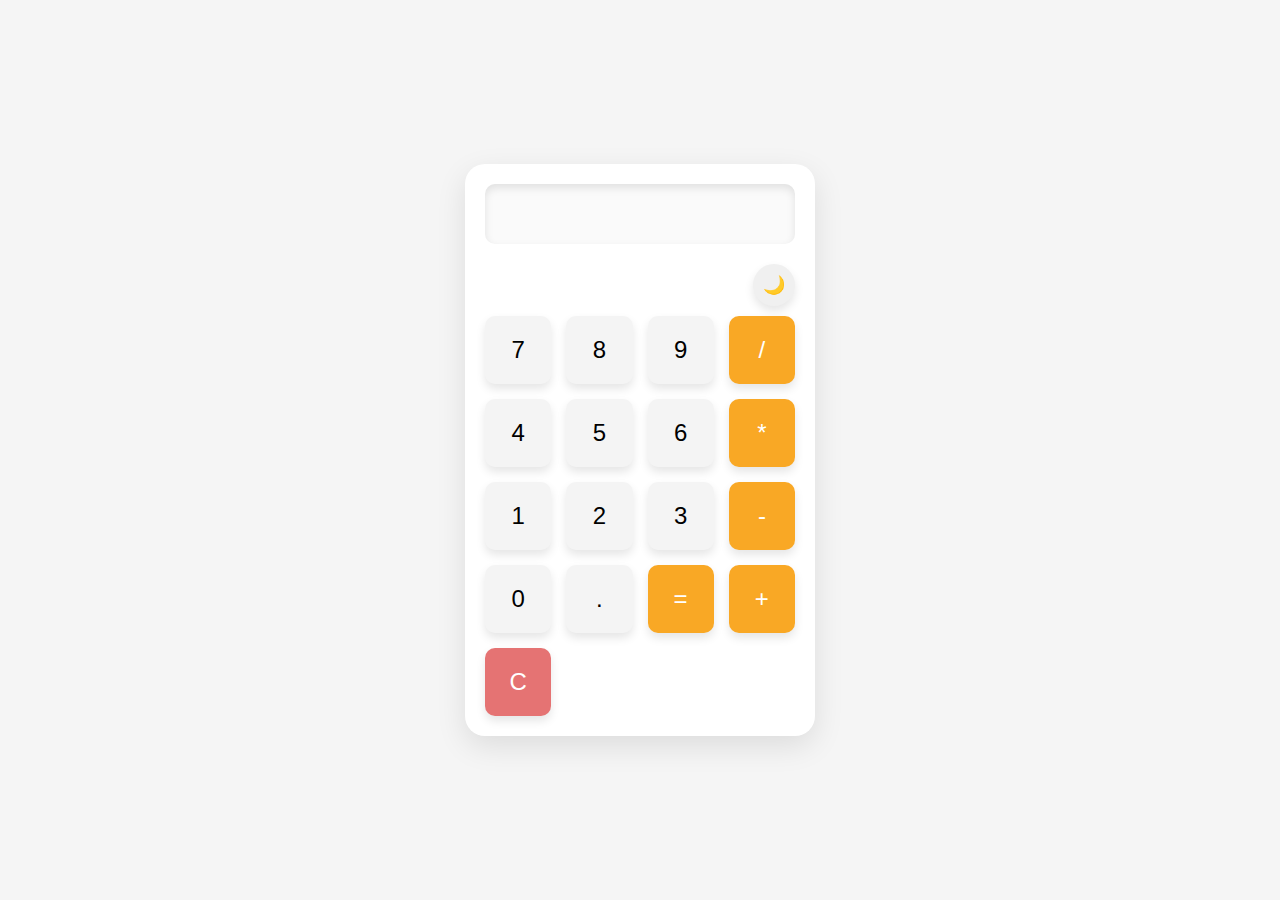
<file: Task3/Calculator.html>
<!DOCTYPE html>
<html lang="en">
<head>
    <meta charset="UTF-8">
    <meta name="viewport" content="width=device-width, initial-scale=1.0">
    <title>Calculator</title>
    <link rel="stylesheet" href="styles.css">
</head>
<body>
    <div class="calculator">
        <input type="text" id="display" class="display" disabled />
        <div class="theme-toggle">
            <button id="theme-switch" class="btn">🌙</button>
        </div>
        <div class="buttons">
            <button class="btn" data-value="7">7</button>
            <button class="btn" data-value="8">8</button>
            <button class="btn" data-value="9">9</button>
            <button class="btn operator" data-value="/">/</button>

            <button class="btn" data-value="4">4</button>
            <button class="btn" data-value="5">5</button>
            <button class="btn" data-value="6">6</button>
            <button class="btn operator" data-value="*">*</button>

            <button class="btn" data-value="1">1</button>
            <button class="btn" data-value="2">2</button>
            <button class="btn" data-value="3">3</button>
            <button class="btn operator" data-value="-">-</button>

            <button class="btn" data-value="0">0</button>
            <button class="btn" data-value=".">.</button>
            <button class="btn operator" id="equals">=</button>
            <button class="btn operator" data-value="+">+</button>

            <button class="btn" id="clear">C</button>
        </div>
    </div>

    <script src="script.js"></script>
</body>
</html>
</file>
<file: Task3/styles.css>
* {
    margin: 0;
    padding: 0;
    box-sizing: border-box;
}

body {
    font-family: 'Roboto', sans-serif;
    display: flex;
    justify-content: center;
    align-items: center;
    height: 100vh;
    background-color: #f5f5f5; /* Beige background in light mode */
    transition: background-color 0.3s ease;
}

body.light-mode {
    background-color: #f5f5dc; /* Beige color for light mode */
}

.calculator {
    background-color: #ffffff;
    border-radius: 20px;
    box-shadow: 0 10px 30px rgba(0, 0, 0, 0.1);
    width: 350px;
    padding: 20px;
    transition: background-color 0.3s ease;
}

.display {
    width: 100%;
    height: 60px;
    font-size: 30px;
    text-align: right;
    padding: 15px;
    margin-bottom: 20px;
    border: none;
    border-radius: 10px;
    background-color: #fafafa;
    color: #333;
    box-shadow: inset 0 4px 8px rgba(0, 0, 0, 0.1);
    transition: background-color 0.3s ease;
}

.buttons {
    display: grid;
    grid-template-columns: repeat(4, 1fr);
    gap: 15px;
}

button {
    padding: 20px;
    font-size: 24px;
    background-color: #f4f4f4;
    border: none;
    border-radius: 10px;
    cursor: pointer;
    transition: all 0.3s ease, transform 0.1s ease;
    box-shadow: 0 5px 10px rgba(0, 0, 0, 0.1);
}

button:hover {
    background-color: #e0e0e0;
    box-shadow: 0 8px 15px rgba(0, 0, 0, 0.1);
}

button:active {
    background-color: #ccc;
    box-shadow: 0 4px 8px rgba(0, 0, 0, 0.1);
    transform: scale(0.95);
}

.operator {
    background-color: #f9a825;
    color: white;
}

.operator:hover {
    background-color: #f57f17;
}

.operator:active {
    background-color: #e65100;
}

#clear {
    background-color: #e57373;
    color: white;
}

#clear:hover {
    background-color: #d32f2f;
}

#clear:active {
    background-color: #c62828;
}

button:focus {
    outline: none;
}

/* Dark mode styles */
body.dark-mode {
    background-color: #333;
}

.calculator.dark-mode {
    background-color: #444;
}

.display.dark-mode {
    background-color: #222;
    color: #fff;
}

button.dark-mode {
    background-color: #555;
    color: #fff;
}

button.dark-mode:hover {
    background-color: #666;
}

button.dark-mode:active {
    background-color: #777;
}

/* Theme switch button */
.theme-toggle {
    display: flex;
    justify-content: flex-end;
    margin-bottom: 10px;
}

.theme-toggle .btn {
    background-color: #f0f0f0;
    font-size: 18px;
    padding: 10px;
    border-radius: 50%;
    cursor: pointer;
    transition: background-color 0.3s ease;
}

.theme-toggle .btn:hover {
    background-color: #e0e0e0;
}

/* Media queries */
@media screen and (max-width: 400px) {
    .calculator {
        width: 100%;
        padding: 15px;
    }

    .display {
        font-size: 24px;
    }

    button {
        padding: 15px;
        font-size: 20px;
    }
}
</file>
